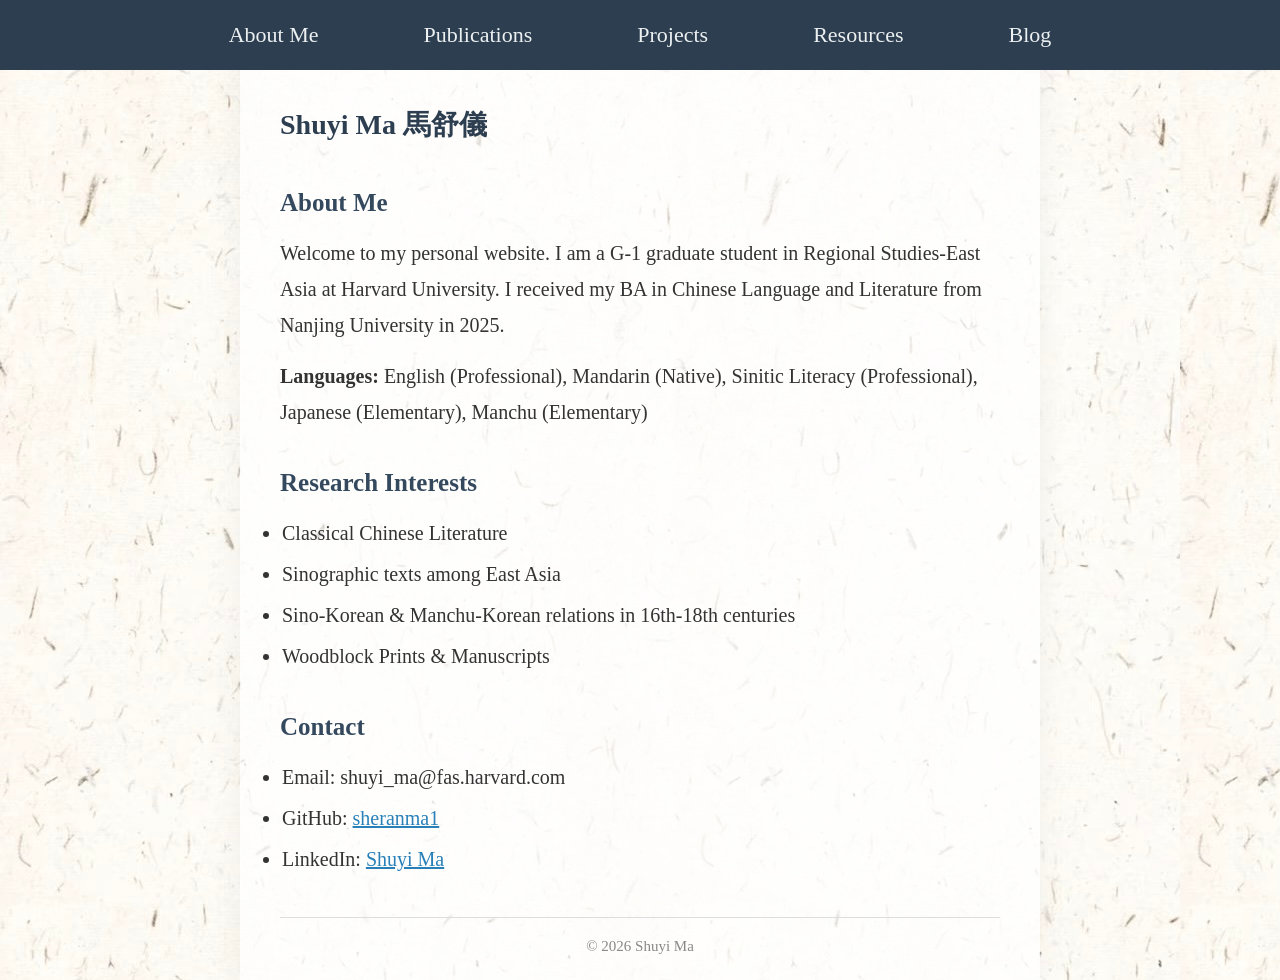
<file: index.html>
<!DOCTYPE html>
<html lang="en">

<head>
    <meta charset="UTF-8">
    <meta name="viewport" content="width=device-width, initial-scale=1.0">
    <title>Shuyi Ma</title>
    <link rel="stylesheet" href="style.css">
</head>

<body>
    <nav>
        <a href="index.html">About Me</a>
        <a href="publications.html">Publications</a>
        <a href="projects.html">Projects</a>
        <a href="resources.html">Resources</a>
        <a href="blog.html">Blog</a>
    </nav>

    <h1>Shuyi Ma 馬舒儀</h1>

    <h2>About Me</h2>
    <p>Welcome to my personal website. I am a G-1 graduate student in Regional Studies-East Asia at Harvard University.
        I received my BA in Chinese Language and Literature from Nanjing University in 2025.</p>
    <p><strong>Languages:</strong> English (Professional), Mandarin (Native), Sinitic Literacy (Professional), Japanese
        (Elementary), Manchu (Elementary)</p>

    <h2>Research Interests</h2>
    <ul>
        <li>Classical Chinese Literature</li>
        <li>Sinographic texts among East Asia</li>
        <li>Sino-Korean & Manchu-Korean relations in 16th-18th centuries</li>
        <li>Woodblock Prints & Manuscripts</li>
    </ul>

    <h2>Contact</h2>
    <ul>
        <li>Email: shuyi_ma@fas.harvard.com</li>
        <li>GitHub: <a href="https://github.com/sheranma1">sheranma1</a></li>
        <li>LinkedIn: <a href="https://www.linkedin.com/in/shuyi-m-8a4814373/">Shuyi Ma</a></li>
    </ul>

    <footer>
        &copy; 2026 Shuyi Ma
    </footer>
</body>

</html>
</file>
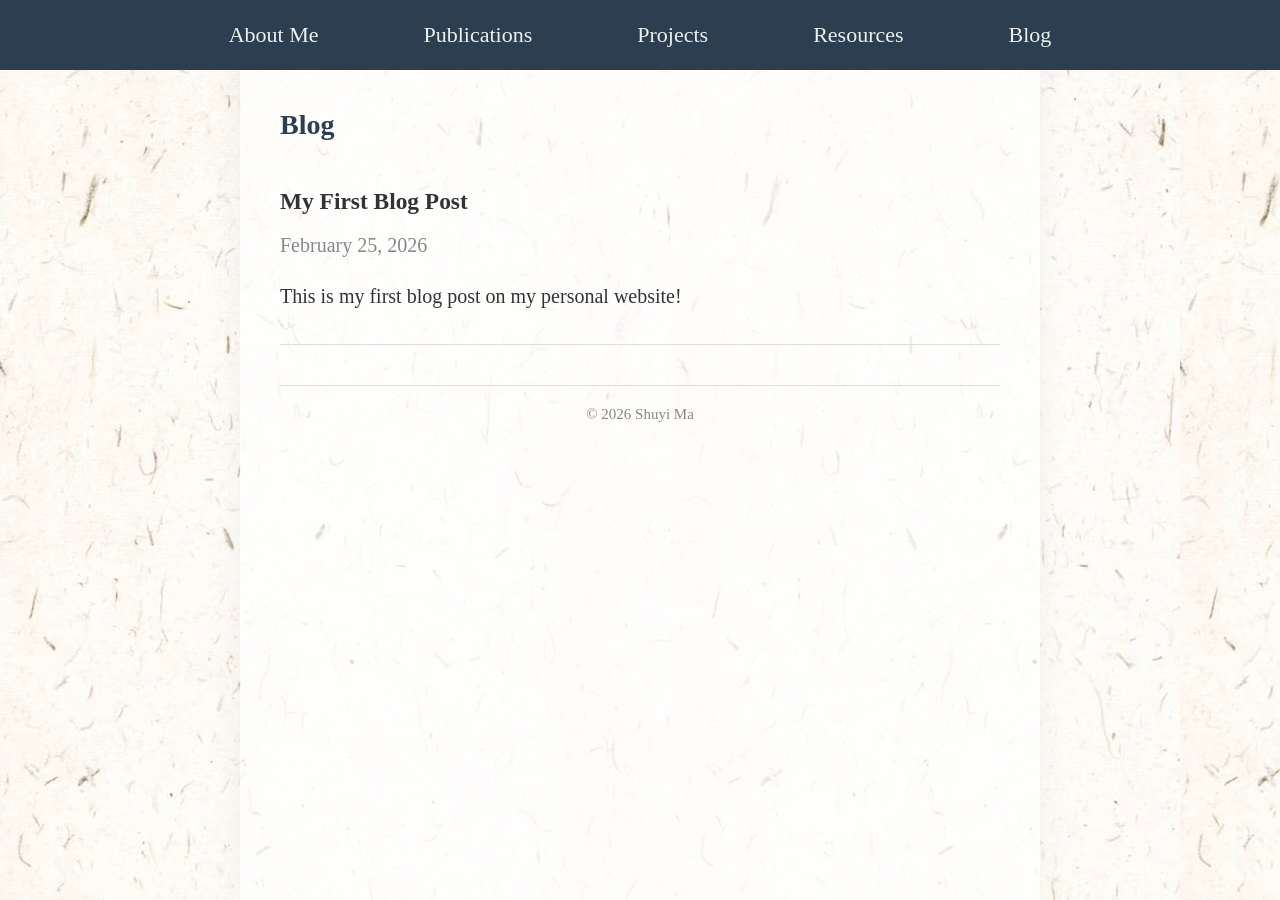
<file: blog.html>
<!DOCTYPE html>
<html lang="en">

<head>
    <meta charset="UTF-8">
    <meta name="viewport" content="width=device-width, initial-scale=1.0">
    <title>Blog - Your Name</title>
    <link rel="stylesheet" href="style.css">
</head>

<body>
    <nav>
        <a href="index.html">About Me</a>
        <a href="publications.html">Publications</a>
        <a href="projects.html">Projects</a>
        <a href="resources.html">Resources</a>
        <a href="blog.html">Blog</a>
    </nav>

    <h1>Blog</h1>

    <div class="blog-entry">
        <h3>My First Blog Post</h3>
        <p class="blog-date">February 25, 2026</p>
        <p>This is my first blog post on my personal website!</p>
    </div>

    <footer>
        &copy; 2026 Shuyi Ma
    </footer>
</body>

</html>
</file>
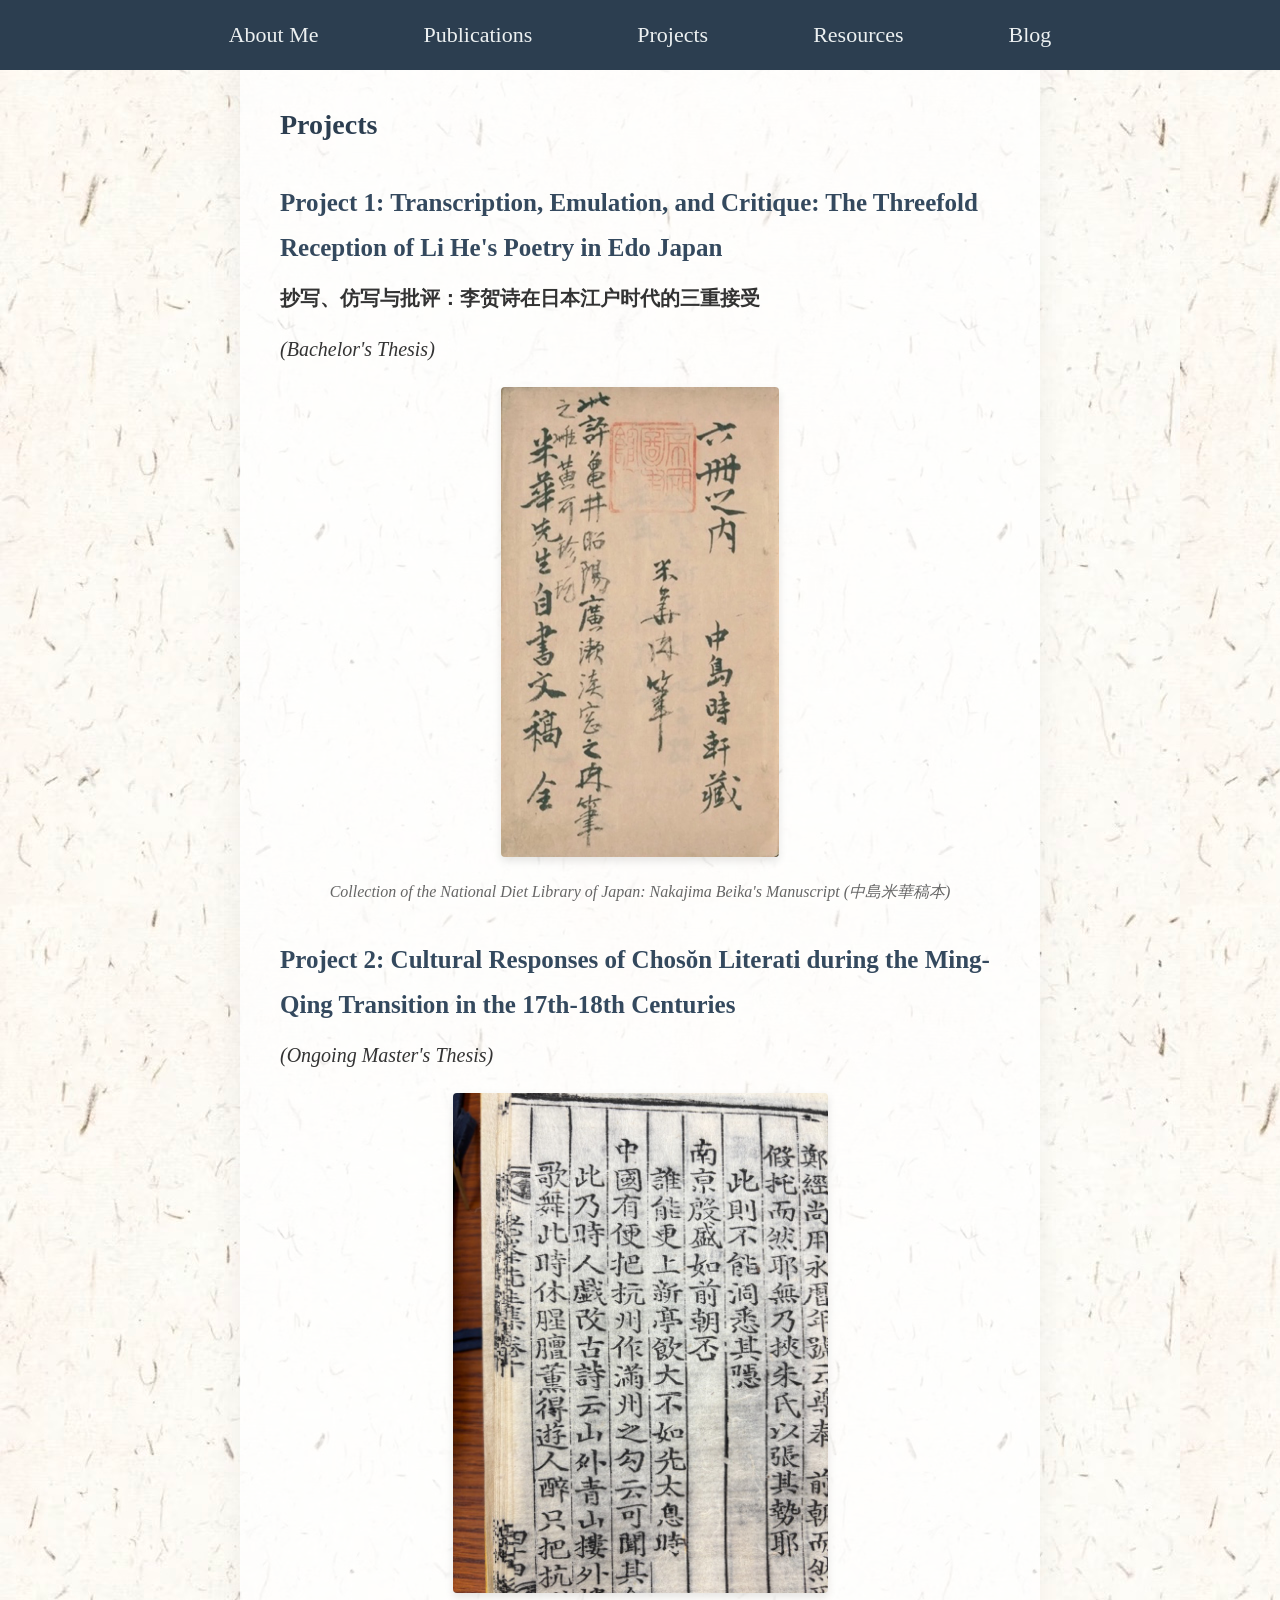
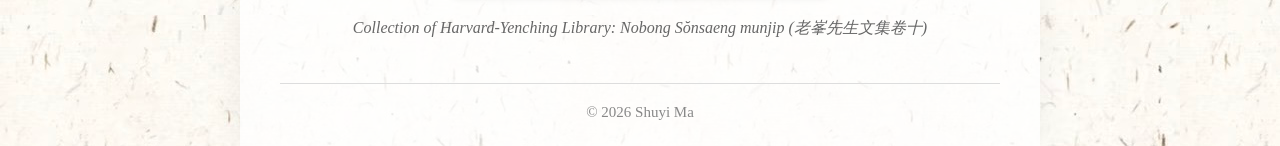
<file: projects.html>
<!DOCTYPE html>
<html lang="en">

<head>
    <meta charset="UTF-8">
    <meta name="viewport" content="width=device-width, initial-scale=1.0">
    <title>Projects - Your Name</title>
    <link rel="stylesheet" href="style.css">
</head>

<body>
    <nav>
        <a href="index.html">About Me</a>
        <a href="publications.html">Publications</a>
        <a href="projects.html">Projects</a>
        <a href="resources.html">Resources</a>
        <a href="blog.html">Blog</a>
    </nav>

    <h1>Projects</h1>

    <h2>Project 1: Transcription, Emulation, and Critique: The Threefold Reception of Li He's Poetry in Edo Japan</h2>
    <p><strong>抄写、仿写与批评：李贺诗在日本江户时代的三重接受</strong></p>
    <p><em>(Bachelor's Thesis)</em></p>
    <div style="margin: 20px 0; text-align: center;">
        <img src="manuscript_nakajima.png" alt="Nakajima Beika's Manuscript"
            style="max-width: 100%; max-height: 500px; border-radius: 4px; box-shadow: 0 4px 8px rgba(0,0,0,0.1);">
        <p style="font-size: 16px; color: #666; margin-top: 10px;"><em>Collection of the National Diet Library of Japan:
                Nakajima Beika's Manuscript (中島米華稿本)</em></p>
    </div>

    <h2>Project 2: Cultural Responses of Chosŏn Literati during the Ming-Qing Transition in the 17th-18th
        Centuries</h2>
    <p style="text-align: left;"><em>(Ongoing Master's Thesis)</em></p>
    <div style="margin: 20px 0; text-align: center;">
        <img src="manuscript_nobong.jpg" alt="Nobong Sŏnsaeng munjip"
            style="max-width: 100%; max-height: 500px; border-radius: 4px; box-shadow: 0 4px 8px rgba(0,0,0,0.1);">
        <p style="font-size: 16px; color: #666; margin-top: 10px;"><em>Collection of Harvard-Yenching Library:
                <i>Nobong Sŏnsaeng munjip</i> (老峯先生文集卷十)</em></p>
    </div>

    <footer>
        &copy; 2026 Shuyi Ma
    </footer>
</body>

</html>
</file>
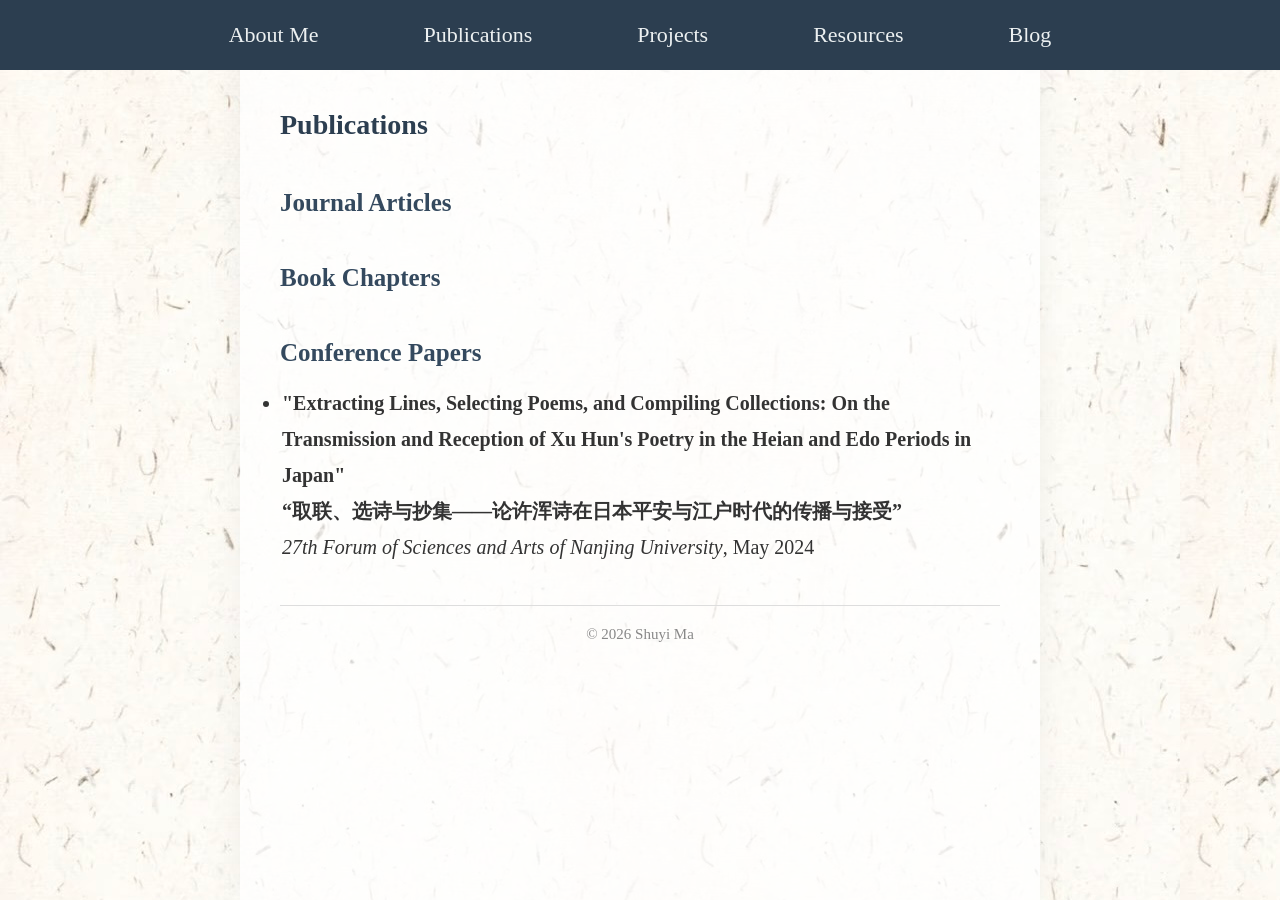
<file: publications.html>
<!DOCTYPE html>
<html lang="en">

<head>
    <meta charset="UTF-8">
    <meta name="viewport" content="width=device-width, initial-scale=1.0">
    <title>Publications - Shuyi Ma</title>
    <link rel="stylesheet" href="style.css">
</head>

<body>
    <nav>
        <a href="index.html">About Me</a>
        <a href="publications.html">Publications</a>
        <a href="projects.html">Projects</a>
        <a href="resources.html">Resources</a>
        <a href="blog.html">Blog</a>
    </nav>

    <h1>Publications</h1>

    <h2>Journal Articles</h2>
    <ul>
        <!-- Add journal articles here -->
    </ul>

    <h2>Book Chapters</h2>
    <ul>
        <!-- Add book chapters here -->
    </ul>

    <h2>Conference Papers</h2>
    <ul>
        <li>
            <strong>"Extracting Lines, Selecting Poems, and Compiling Collections: On the Transmission
                and Reception of Xu Hun's Poetry in the Heian and Edo Periods in Japan" </strong><br>
            <strong>“取联、选诗与抄集——论许浑诗在日本平安与江户时代的传播与接受”</strong><br>
            <em>27th Forum of Sciences and Arts of Nanjing University</em>, May 2024
        </li>
    </ul>

    <footer>
        &copy; 2026 Shuyi Ma
    </footer>
</body>

</html>
</file>
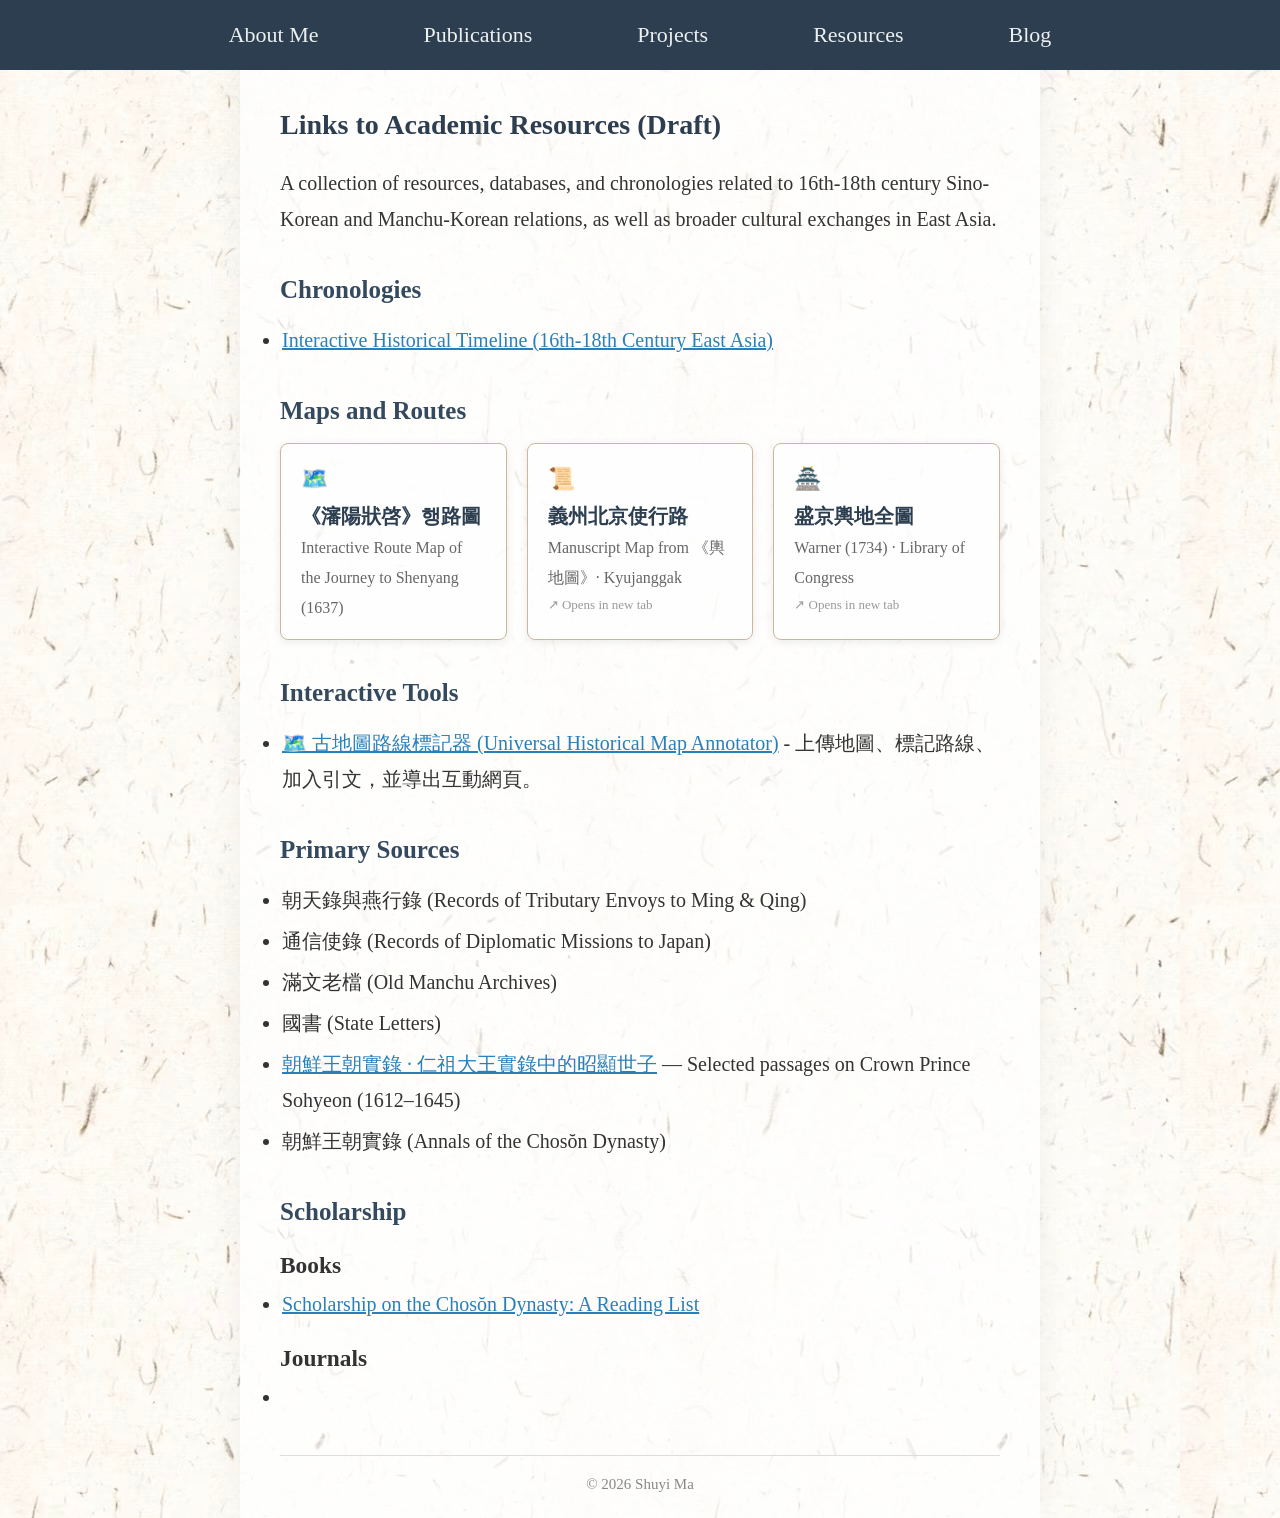
<file: resources.html>
<!DOCTYPE html>
<html lang="en">

<head>
    <meta charset="UTF-8">
    <meta name="viewport" content="width=device-width, initial-scale=1.0">
    <title>Academic Resources - Shuyi Ma</title>
    <link rel="stylesheet" href="style.css">


</head>

<body>
    <nav>
        <a href="index.html">About Me</a>
        <a href="publications.html">Publications</a>
        <a href="projects.html">Projects</a>
        <a href="resources.html">Resources</a>
        <a href="blog.html">Blog</a>
    </nav>

    <h1>Links to Academic Resources (Draft)</h1>
    <p>A collection of resources, databases, and chronologies related to 16th-18th century Sino-Korean and Manchu-Korean
        relations, as well as broader cultural exchanges in East Asia.</p>

    <h2>Chronologies</h2>
    <ul>
        <li><a href="timeline.html">Interactive Historical Timeline (16th-18th Century East Asia)</a></li>
    </ul>

    <h2>Maps and Routes</h2>
    <div style="display:flex; gap:20px; flex-wrap:wrap; margin-bottom:20px;">
        <a href="simyang_changgye_map.html" style="
            flex:1; min-width:220px; 
            display:block; 
            border:1px solid #c9b99a; 
            border-radius:8px; 
            padding:18px 20px; 
            text-decoration:none; 
            color:#2c3e50; 
            background:rgba(255,255,255,0.7); 
            box-shadow:0 2px 8px rgba(0,0,0,0.08);
            transition:box-shadow 0.2s, transform 0.2s;
            line-height:1.5;
        " onmouseover="this.style.boxShadow='0 4px 16px rgba(0,0,0,0.15)';this.style.transform='translateY(-2px)'"
           onmouseout="this.style.boxShadow='0 2px 8px rgba(0,0,0,0.08)';this.style.transform='translateY(0)'">
            <div style="font-size:22px;margin-bottom:6px;">🗺️</div>
            <strong>《瀋陽狀啓》행路圖</strong><br>
            <span style="font-size:16px;color:#666;">Interactive Route Map of the Journey to Shenyang (1637)</span>
        </a>
        <a href="historical_route_map.html" target="_blank" style="
            flex:1; min-width:220px; 
            display:block; 
            border:1px solid #c9b99a; 
            border-radius:8px; 
            padding:18px 20px; 
            text-decoration:none; 
            color:#2c3e50; 
            background:rgba(255,255,255,0.7); 
            box-shadow:0 2px 8px rgba(0,0,0,0.08);
            transition:box-shadow 0.2s, transform 0.2s;
            line-height:1.5;
        " onmouseover="this.style.boxShadow='0 4px 16px rgba(0,0,0,0.15)';this.style.transform='translateY(-2px)'"
           onmouseout="this.style.boxShadow='0 2px 8px rgba(0,0,0,0.08)';this.style.transform='translateY(0)'">
            <div style="font-size:22px;margin-bottom:6px;">📜</div>
            <strong>義州北京使行路</strong><br>
            <span style="font-size:16px;color:#666;">Manuscript Map from 《輿地圖》· Kyujanggak</span>
            <span style="font-size:13px;color:#999;display:block;margin-top:4px;">↗ Opens in new tab</span>
        </a>
        <a href="shengjing_map.html" target="_blank" style="
            flex:1; min-width:220px; 
            display:block; 
            border:1px solid #c9b99a; 
            border-radius:8px; 
            padding:18px 20px; 
            text-decoration:none; 
            color:#2c3e50; 
            background:rgba(255,255,255,0.7); 
            box-shadow:0 2px 8px rgba(0,0,0,0.08);
            transition:box-shadow 0.2s, transform 0.2s;
            line-height:1.5;
        " onmouseover="this.style.boxShadow='0 4px 16px rgba(0,0,0,0.15)';this.style.transform='translateY(-2px)'"
           onmouseout="this.style.boxShadow='0 2px 8px rgba(0,0,0,0.08)';this.style.transform='translateY(0)'">
            <div style="font-size:22px;margin-bottom:6px;">🏯</div>
            <strong>盛京輿地全圖</strong><br>
            <span style="font-size:16px;color:#666;">Warner (1734) · Library of Congress</span>
            <span style="font-size:13px;color:#999;display:block;margin-top:4px;">↗ Opens in new tab</span>
        </a>
    </div>

    <h2>Interactive Tools</h2>
    <ul>
        <li><a href="map_annotator.html">🗺️ 古地圖路線標記器 (Universal Historical Map Annotator)</a> - 上傳地圖、標記路線、加入引文，並導出互動網頁。</li>
    </ul>

    <h2>Primary Sources</h2>
    <ul>
        <li>朝天錄與燕行錄 (Records of Tributary Envoys to Ming &amp; Qing)</li>
        <li>通信使錄 (Records of Diplomatic Missions to Japan)</li>
        <li>滿文老檔 (Old Manchu Archives)</li>
        <li>國書 (State Letters)</li>
        <li><a href="sohyeon_sillok.html">朝鮮王朝實錄 · 仁祖大王實錄中的昭顯世子</a> — Selected passages on Crown Prince Sohyeon (1612–1645)</li>
        <li>朝鮮王朝實錄 (Annals of the Chosŏn Dynasty)</li>
    </ul>

    <h2>Scholarship</h2>

    <h3>Books</h3>
    <ul>
        <li><a href="https://www.douban.com/doulist/162980002/" target="_blank">Scholarship on the Chosŏn Dynasty: A
                Reading List</a></li>
    </ul>

    <h3>Journals</h3>
    <ul>
        <li><!-- Add journal links here --></li>
    </ul>

    <footer>
        &copy; 2026 Shuyi Ma
    </footer>
</body>

</html>
</file>
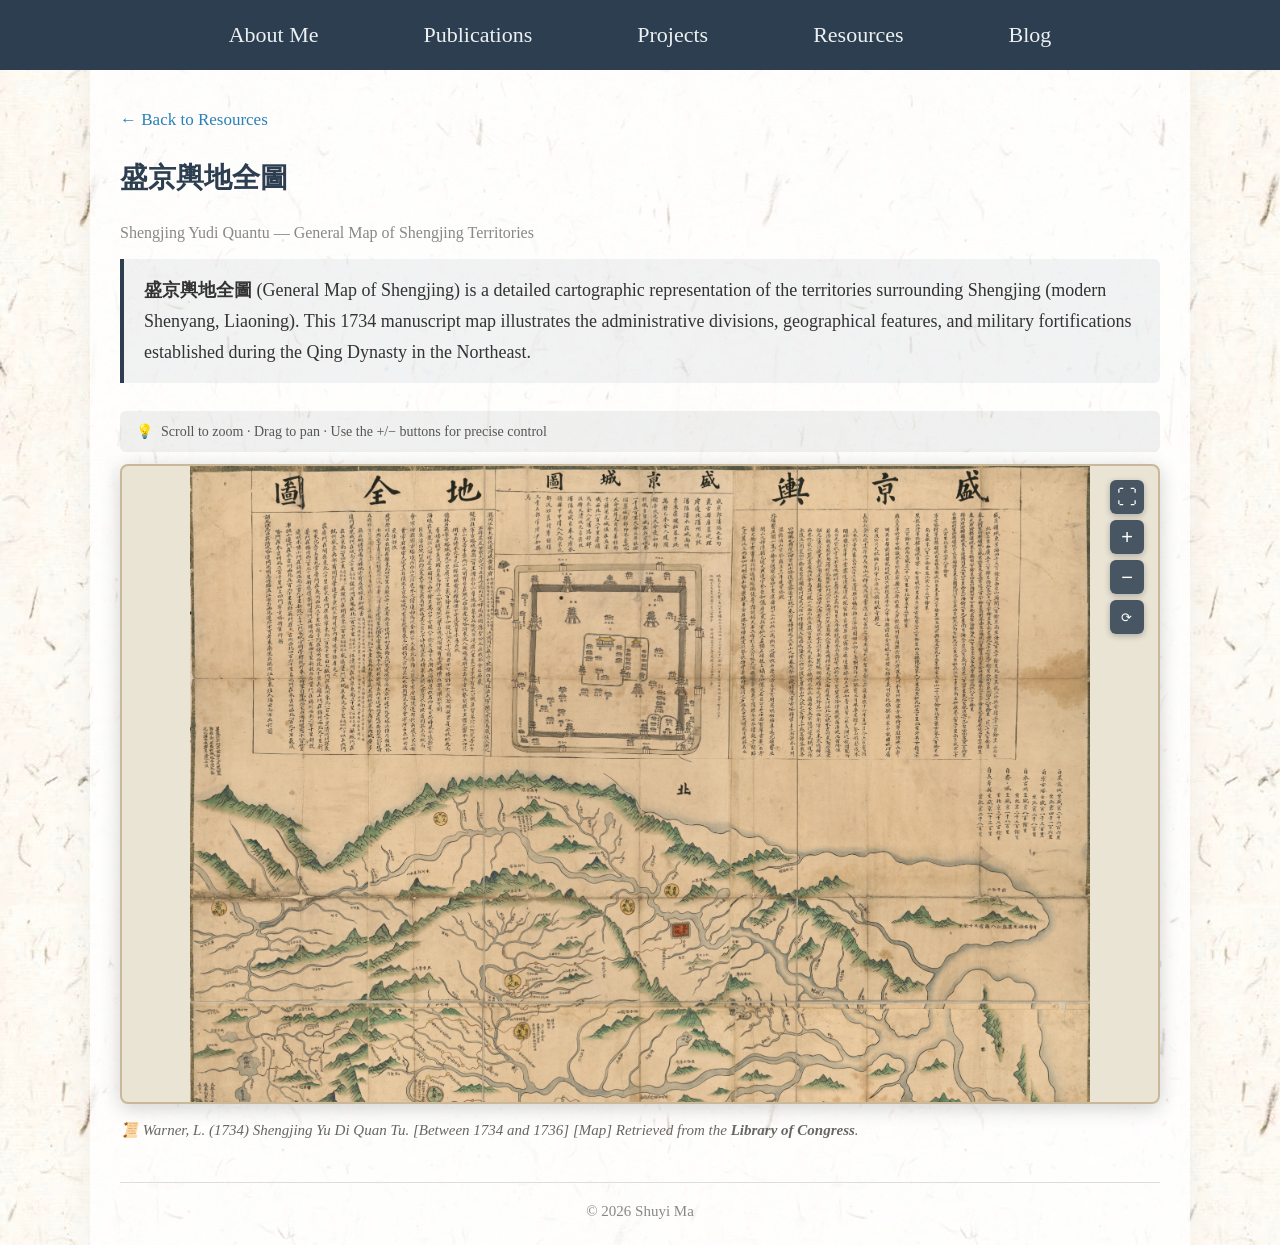
<file: shengjing_map.html>
<!DOCTYPE html>
<html lang="en">

<head>
    <meta charset="UTF-8">
    <meta name="viewport" content="width=device-width, initial-scale=1.0">
    <title>盛京輿地全圖 — Shuyi Ma</title>
    <meta name="description" content="盛京輿地全圖 — A historical manuscript map showing the detailed geography of Shengjing (Modern Liaoning).">
    <link rel="stylesheet" href="style.css">

    <style>
        body {
            max-width: 1100px;
            padding: 20px 30px;
        }

        .page-intro {
            background: rgba(44, 62, 80, 0.06);
            border-left: 4px solid #2c3e50;
            padding: 16px 20px;
            margin-bottom: 28px;
            font-size: 18px;
            line-height: 1.7;
            border-radius: 0 6px 6px 0;
        }

        /* Map viewer */
        .map-viewport {
            width: 100%;
            height: 640px;
            overflow: hidden;
            border: 2px solid #c9b99a;
            border-radius: 8px;
            box-shadow: 0 4px 20px rgba(0, 0, 0, 0.18);
            background: #e9e4d4;
            position: relative;
            cursor: grab;
            margin-bottom: 14px;
            user-select: none;
        }

        .map-viewport:active {
            cursor: grabbing;
        }

        .map-inner {
            position: absolute;
            transform-origin: 0 0;
            display: inline-block;
        }

        .map-img {
            display: block;
            width: 900px;
            height: auto;
            pointer-events: none;
        }

        /* Zoom controls */
        .zoom-controls {
            position: absolute;
            top: 14px;
            right: 14px;
            display: flex;
            flex-direction: column;
            gap: 6px;
            z-index: 20;
        }

        /* Fullscreen styles */
        .map-viewport:fullscreen {
            width: 100vw;
            height: 100vh;
            border: none;
            border-radius: 0;
            background: #000;
        }

        .map-viewport:fullscreen .zoom-controls {
            top: 20px;
            right: 20px;
        }

        .zoom-btn {
            width: 34px;
            height: 34px;
            background: rgba(44, 62, 80, 0.85);
            color: white;
            border: none;
            border-radius: 6px;
            font-size: 20px;
            line-height: 1;
            cursor: pointer;
            display: flex;
            align-items: center;
            justify-content: center;
            transition: background 0.18s;
            box-shadow: 0 2px 6px rgba(0,0,0,0.25);
        }

        .zoom-btn:hover {
            background: rgba(243, 156, 18, 0.9);
        }

        .zoom-reset-btn {
            font-size: 13px;
            letter-spacing: 0.3px;
        }

        /* Caption */
        .map-caption {
            font-size: 15px;
            color: #666;
            font-style: italic;
            line-height: 1.6;
            margin-bottom: 30px;
        }

        /* Hint bar */
        .hint-bar {
            background: rgba(44, 62, 80, 0.07);
            border-radius: 6px;
            padding: 8px 16px;
            font-size: 14px;
            color: #555;
            display: flex;
            align-items: center;
            gap: 8px;
            margin-bottom: 12px;
        }

        /* Back link */
        .back-link {
            display: inline-flex;
            align-items: center;
            gap: 6px;
            color: #2980b9;
            text-decoration: none;
            font-size: 17px;
            margin-bottom: 18px;
            transition: color 0.2s;
        }

        .back-link:hover {
            color: #f39c12;
        }

        @media (max-width: 700px) {
            .map-viewport {
                height: 400px;
            }

            .map-img {
                width: 600px;
            }
        }
    </style>
</head>

<body>
    <nav>
        <a href="index.html">About Me</a>
        <a href="publications.html">Publications</a>
        <a href="projects.html">Projects</a>
        <a href="resources.html">Resources</a>
        <a href="blog.html">Blog</a>
    </nav>

    <a class="back-link" href="resources.html">← Back to Resources</a>

    <h1>盛京輿地全圖</h1>
    <p style="color:#888;font-size:16px;margin-bottom:12px;">Shengjing Yudi Quantu — General Map of Shengjing Territories</p>

    <div class="page-intro">
        <strong>盛京輿地全圖</strong> (General Map of Shengjing) is a detailed cartographic representation of the territories
        surrounding Shengjing (modern Shenyang, Liaoning). This 1734 manuscript map illustrates the administrative divisions, geographical
        features, and military fortifications established during the Qing Dynasty in the Northeast.
    </div>

    <div class="hint-bar">
        💡 <span>Scroll to zoom · Drag to pan · Use the +/− buttons for precise control</span>
    </div>

    <div class="map-viewport" id="mapViewport">
        <img class="map-img" id="mapImg" src="shengjing_map.jpg" alt="Historical Shengjing Yudi Quantu map with classical Chinese annotations">

        <!-- Zoom controls -->
        <div class="zoom-controls">
            <button class="zoom-btn" id="toggleFullscreen" title="Toggle Fullscreen">⛶</button>
            <button class="zoom-btn" id="zoomIn" title="Zoom in">+</button>
            <button class="zoom-btn" id="zoomOut" title="Zoom out">−</button>
            <button class="zoom-btn zoom-reset-btn" id="zoomReset" title="Reset view">⟳</button>
        </div>
    </div>

    <div class="map-caption">
        📜 Warner, L. (1734) <em>Shengjing Yu Di Quan Tu</em>. [Between 1734 and 1736] [Map] 
        Retrieved from the <strong>Library of Congress</strong>.
    </div>

    <footer>
        &copy; 2026 Shuyi Ma
    </footer>

    <script>
        const viewport = document.getElementById('mapViewport');
        const img = document.getElementById('mapImg');

        // State
        let scale = 1;
        let posX = 0;
        let posY = 0;
        let isDragging = false;
        let dragStartX, dragStartY;

        function applyTransform() {
            img.style.transform = `translate(${posX}px, ${posY}px) scale(${scale})`;
            img.style.transformOrigin = '0 0';
        }

        function clampPos() {
            const imgW = 900 * scale;
            const imgH = img.naturalHeight * (900 / img.naturalWidth) * scale;
            const vW = viewport.clientWidth;
            const vH = viewport.clientHeight;

            const minX = Math.min(0, vW - imgW);
            const minY = Math.min(0, vH - imgH);

            posX = Math.max(minX - 100, Math.min(100, posX));
            posY = Math.max(minY - 100, Math.min(100, posY));
        }

        function centerImage() {
            const vW = viewport.clientWidth;
            posX = (vW - 900) / 2;
            posY = 0;
            scale = 1;
            applyTransform();
        }

        // Initialize after image load
        img.addEventListener('load', centerImage);
        // Fallback if already loaded
        if (img.complete) centerImage();

        // ── Drag to pan ──
        viewport.addEventListener('mousedown', (e) => {
            isDragging = true;
            dragStartX = e.clientX - posX;
            dragStartY = e.clientY - posY;
            e.preventDefault();
        });

        window.addEventListener('mousemove', (e) => {
            if (!isDragging) return;
            posX = e.clientX - dragStartX;
            posY = e.clientY - dragStartY;
            clampPos();
            applyTransform();
        });

        window.addEventListener('mouseup', () => { isDragging = false; });

        // Touch support
        let lastTouchX, lastTouchY;
        viewport.addEventListener('touchstart', (e) => {
            if (e.touches.length === 1) {
                isDragging = true;
                lastTouchX = e.touches[0].clientX - posX;
                lastTouchY = e.touches[0].clientY - posY;
            }
        }, { passive: true });

        viewport.addEventListener('touchmove', (e) => {
            if (!isDragging || e.touches.length !== 1) return;
            posX = e.touches[0].clientX - lastTouchX;
            posY = e.touches[0].clientY - lastTouchY;
            clampPos();
            applyTransform();
        }, { passive: true });

        viewport.addEventListener('touchend', () => { isDragging = false; });

        // ── Scroll to zoom ──
        viewport.addEventListener('wheel', (e) => {
            e.preventDefault();
            const rect = viewport.getBoundingClientRect();
            const mouseX = e.clientX - rect.left;
            const mouseY = e.clientY - rect.top;

            const delta = e.deltaY > 0 ? 0.9 : 1.1;
            const newScale = Math.min(Math.max(0.4, scale * delta), 6);

            if (newScale !== scale) {
                posX = mouseX - (mouseX - posX) * (newScale / scale);
                posY = mouseY - (mouseY - posY) * (newScale / scale);
                scale = newScale;
                clampPos();
                applyTransform();
            }
        }, { passive: false });

        // ── Zoom buttons ──
        document.getElementById('zoomIn').addEventListener('click', () => {
            const vW = viewport.clientWidth;
            const vH = viewport.clientHeight;
            const cx = vW / 2, cy = vH / 2;
            const newScale = Math.min(scale * 1.25, 6);
            posX = cx - (cx - posX) * (newScale / scale);
            posY = cy - (cy - posY) * (newScale / scale);
            scale = newScale;
            clampPos();
            applyTransform();
        });

        document.getElementById('zoomOut').addEventListener('click', () => {
            const vW = viewport.clientWidth;
            const vH = viewport.clientHeight;
            const cx = vW / 2, cy = vH / 2;
            const newScale = Math.max(scale * 0.8, 0.4);
            posX = cx - (cx - posX) * (newScale / scale);
            posY = cy - (cy - posY) * (newScale / scale);
            scale = newScale;
            clampPos();
            applyTransform();
        });

        document.getElementById('zoomReset').addEventListener('click', centerImage);

        // ── Fullscreen toggle ──
        document.getElementById('toggleFullscreen').addEventListener('click', () => {
            if (!document.fullscreenElement) {
                viewport.requestFullscreen().catch(err => {
                    alert(`Error attempting to enable full-screen mode: ${err.message}`);
                });
            } else {
                document.exitFullscreen();
            }
        });

        // Re-center on fullscreen change
        document.addEventListener('fullscreenchange', () => {
            setTimeout(centerImage, 100);
        });
    </script>
</body>

</html>
</file>
<file: style.css>
/* Reset and base styles */
* {
    margin: 0;
    padding: 0;
    box-sizing: border-box;
}

@keyframes fadeIn {
    from {
        opacity: 0;
        transform: translateY(10px);
    }

    to {
        opacity: 1;
        transform: translateY(0);
    }
}

html {
    background-color: #f5f2eb;
    background-image: url("rice_paper_2.jpg");
    background-repeat: repeat;
    min-height: 100vh;
}

body {
    font-family: Georgia, 'Times New Roman', serif;
    font-size: 20px;
    line-height: 1.8;
    color: #333;
    max-width: 800px;
    min-height: 100vh;
    margin: 0 auto;
    padding: 20px 40px;
    background-color: rgba(255, 255, 255, 0.75);
    box-shadow: 0 0 30px rgba(0, 0, 0, 0.05);
    animation: fadeIn 0.8s ease-out;
}

/* Navigation bar */
nav {
    background-color: #2c3e50;
    padding: 15px 20px;
    margin: -20px calc(-50vw + 50%) 30px calc(-50vw + 50%);
    text-align: center;
}

nav a {
    color: #ecf0f1;
    text-decoration: none;
    margin: 0 50px;
    font-size: 22px;
    display: inline-block;
    transition: all 0.3s ease;
}

nav a:hover {
    color: #f39c12;
    transform: translateY(-2px);
}

/* Headings */
h1 {
    font-size: 28px;
    margin-bottom: 15px;
    color: #2c3e50;
}

h2 {
    font-size: 25px;
    margin-top: 30px;
    margin-bottom: 10px;
    color: #34495e;
}

/* Paragraphs and lists */
p {
    margin-bottom: 15px;
}

ul {
    margin-left: 2px;
    margin-bottom: 15px;
}

li {
    margin-bottom: 5px;
}

/* Links */
a {
    color: #2980b9;
}

/* Blog post entries */
.blog-entry {
    border-bottom: 1px solid #ddd;
    padding: 15px 0;
}

.blog-entry h3 {
    margin-bottom: 5px;
}

.blog-date {
    color: #888;
    font-size: 20px;
}

/* Footer */
footer {
    margin-top: 40px;
    padding-top: 15px;
    border-top: 1px solid #ddd;
    text-align: center;
    font-size: 15px;
    color: #888;
}
</file>
